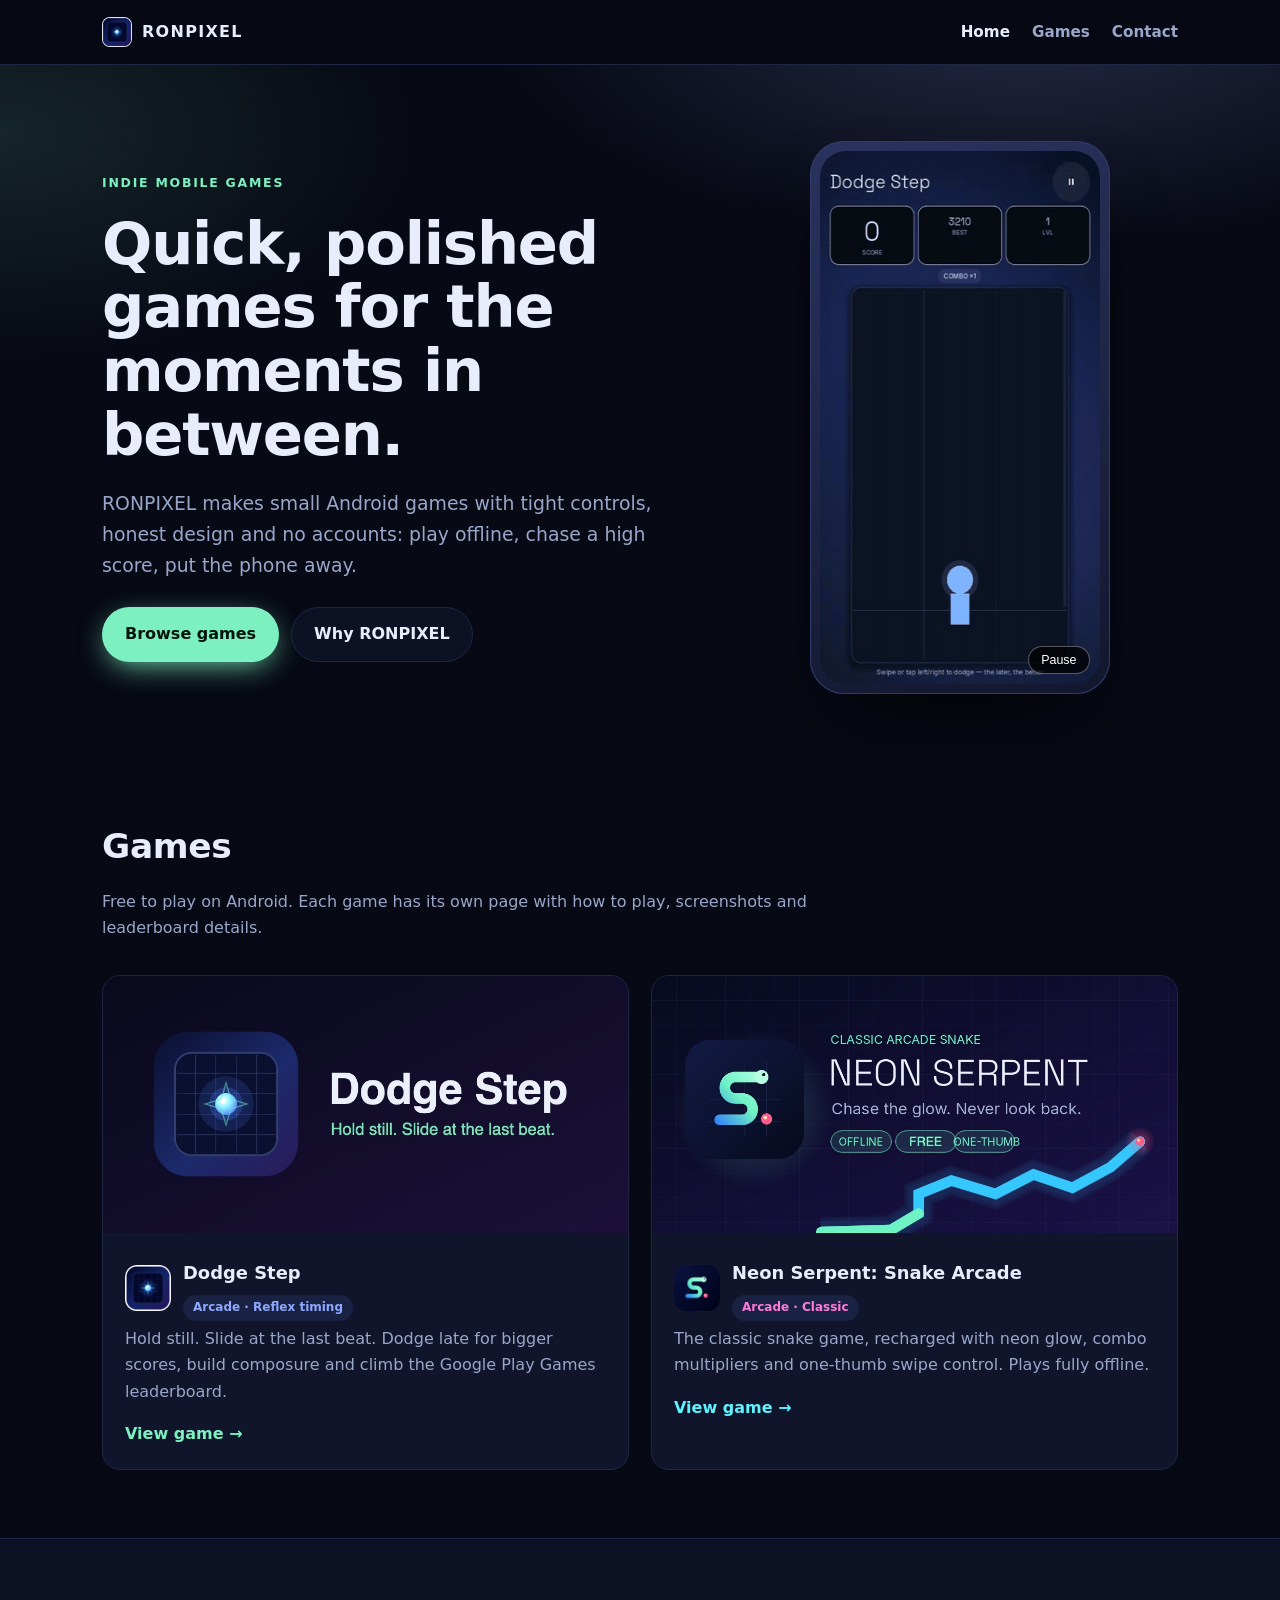
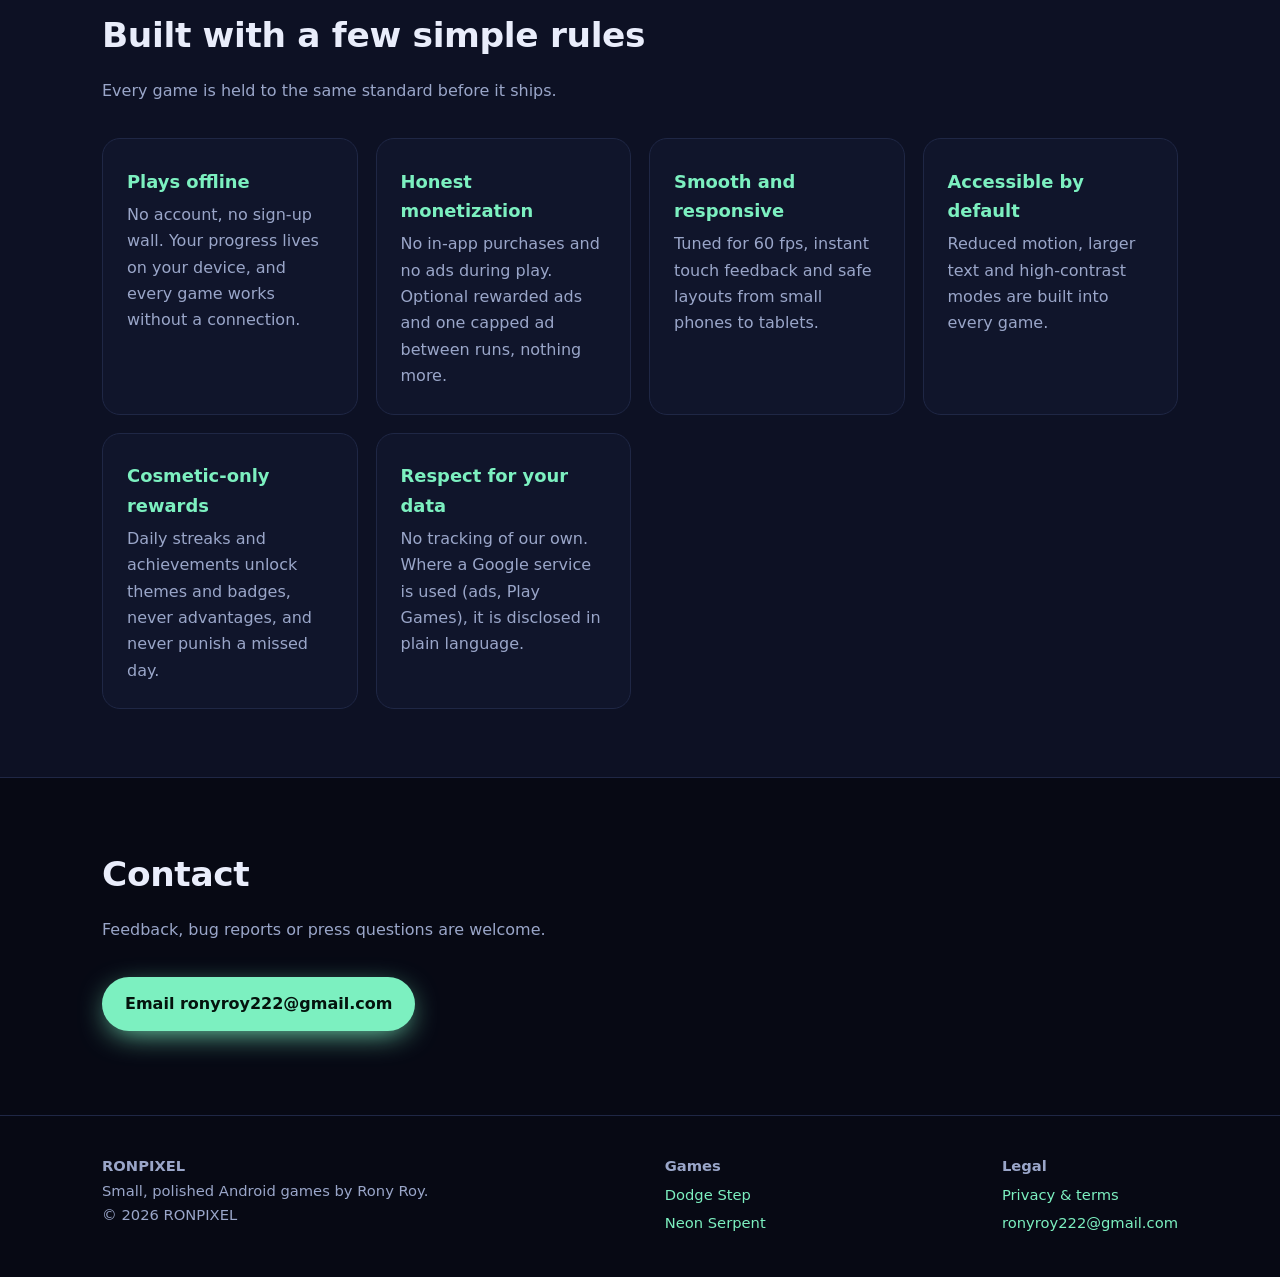
<file: index.html>
<!doctype html>
<html lang="en" class="">
<head>
<meta charset="utf-8">
<meta name="viewport" content="width=device-width,initial-scale=1">
<title>RONPIXEL | Indie Android games: Dodge Step &amp; Neon Serpent</title>
<meta name="description" content="RONPIXEL makes small, polished Android games that play offline: Dodge Step and Neon Serpent.">
<link rel="canonical" href="https://royrony.github.io/">
<meta name="theme-color" content="#070914">
<meta property="og:type" content="website">
<meta property="og:title" content="RONPIXEL | Indie Android games: Dodge Step &amp; Neon Serpent">
<meta property="og:description" content="RONPIXEL makes small, polished Android games that play offline: Dodge Step and Neon Serpent.">
<meta property="og:url" content="https://royrony.github.io/">
<meta property="og:image" content="https://royrony.github.io/img/dodge-step/feature.jpg">
<meta name="twitter:card" content="summary_large_image">
<link rel="icon" href="favicon.png">
<link rel="stylesheet" href="assets/site.css">
</head>
<body class="">
<a class="skip" href="#main">Skip to content</a>
<header class="nav"><div class="wrap">
<a class="brand" href="./"><img src="favicon.png" alt="" width="30" height="30">RONPIXEL</a>
<nav aria-label="Main"><ul><li><a href="./" aria-current=page>Home</a></li><li><a href="#games">Games</a></li><li><a href="#contact">Contact</a></li></ul></nav>
</div></header>
<main id="main">

<section class="hero"><div class="wrap grid">
<div>
<div class="eyebrow">Indie mobile games</div>
<h1>Quick, polished games for the moments in between.</h1>
<p class="lead">RONPIXEL makes small Android games with tight controls, honest design and no accounts: play offline, chase a high score, put the phone away.</p>
<div class="cta"><a class="btn primary" href="#games">Browse games</a><a class="btn ghost" href="#about">Why RONPIXEL</a></div>
</div>
<div><div class="phone"><img src="img/dodge-step/play.jpg" data-gif="img/dodge-step/gameplay.gif" data-still="img/dodge-step/play.jpg" alt="Dodge Step gameplay: a runner shifting between three lanes to avoid falling shapes" width="300" height="533"></div></div>
</div></section>

<section id="games"><div class="wrap">
<div class="sec-head"><h2>Games</h2><p>Free to play on Android. Each game has its own page with how to play, screenshots and leaderboard details.</p></div>
<div class="cards">
<a class="card game-card theme-dodge" href="games/dodge-step/">
<img class="cover" src="img/dodge-step/feature.jpg" alt="Dodge Step key art" width="1024" height="500">
<div class="body"><div class="row"><img src="img/dodge-step/icon-192.png" alt="" width="46" height="46"><div><h3>Dodge Step</h3><span class="pill">Arcade &middot; Reflex timing</span></div></div>
<p>Hold still. Slide at the last beat. Dodge late for bigger scores, build composure and climb the Google Play Games leaderboard.</p><span class="more">View game &rarr;</span></div></a>
<a class="card game-card theme-snake" href="games/neon-serpent/">
<img class="cover" src="img/neon-serpent/feature.jpg" alt="Neon Serpent key art" width="1024" height="500">
<div class="body"><div class="row"><img src="img/neon-serpent/icon-192.png" alt="" width="46" height="46"><div><h3>Neon Serpent: Snake Arcade</h3><span class="pill">Arcade &middot; Classic</span></div></div>
<p>The classic snake game, recharged with neon glow, combo multipliers and one-thumb swipe control. Plays fully offline.</p><span class="more">View game &rarr;</span></div></a>
</div></div></section>

<section id="about" class="alt"><div class="wrap">
<div class="sec-head"><h2>Built with a few simple rules</h2><p>Every game is held to the same standard before it ships.</p></div>
<div class="feat"><div class="card"><h3>Plays offline</h3><p>No account, no sign-up wall. Your progress lives on your device, and every game works without a connection.</p></div><div class="card"><h3>Honest monetization</h3><p>No in-app purchases and no ads during play. Optional rewarded ads and one capped ad between runs, nothing more.</p></div><div class="card"><h3>Smooth and responsive</h3><p>Tuned for 60 fps, instant touch feedback and safe layouts from small phones to tablets.</p></div><div class="card"><h3>Accessible by default</h3><p>Reduced motion, larger text and high-contrast modes are built into every game.</p></div><div class="card"><h3>Cosmetic-only rewards</h3><p>Daily streaks and achievements unlock themes and badges, never advantages, and never punish a missed day.</p></div><div class="card"><h3>Respect for your data</h3><p>No tracking of our own. Where a Google service is used (ads, Play Games), it is disclosed in plain language.</p></div></div>
</div></section>

<section id="contact"><div class="wrap">
<div class="sec-head"><h2>Contact</h2><p>Feedback, bug reports or press questions are welcome.</p></div>
<p><a class="btn primary" href="mailto:ronyroy222@gmail.com">Email ronyroy222@gmail.com</a></p>
</div></section>

</main>
<footer><div class="wrap">
<div><strong>RONPIXEL</strong><br>Small, polished Android games by Rony Roy.<br>&copy; 2026 RONPIXEL</div>
<div><strong>Games</strong><ul>
<li><a href="games/dodge-step/">Dodge Step</a></li>
<li><a href="games/neon-serpent/">Neon Serpent</a></li></ul></div>
<div><strong>Legal</strong><ul>
<li><a href="privacy/">Privacy &amp; terms</a></li>
<li><a href="mailto:ronyroy222@gmail.com">ronyroy222@gmail.com</a></li></ul></div>
</div></footer>
<script src="assets/site.js" defer></script>
</body>
</html>
</file>
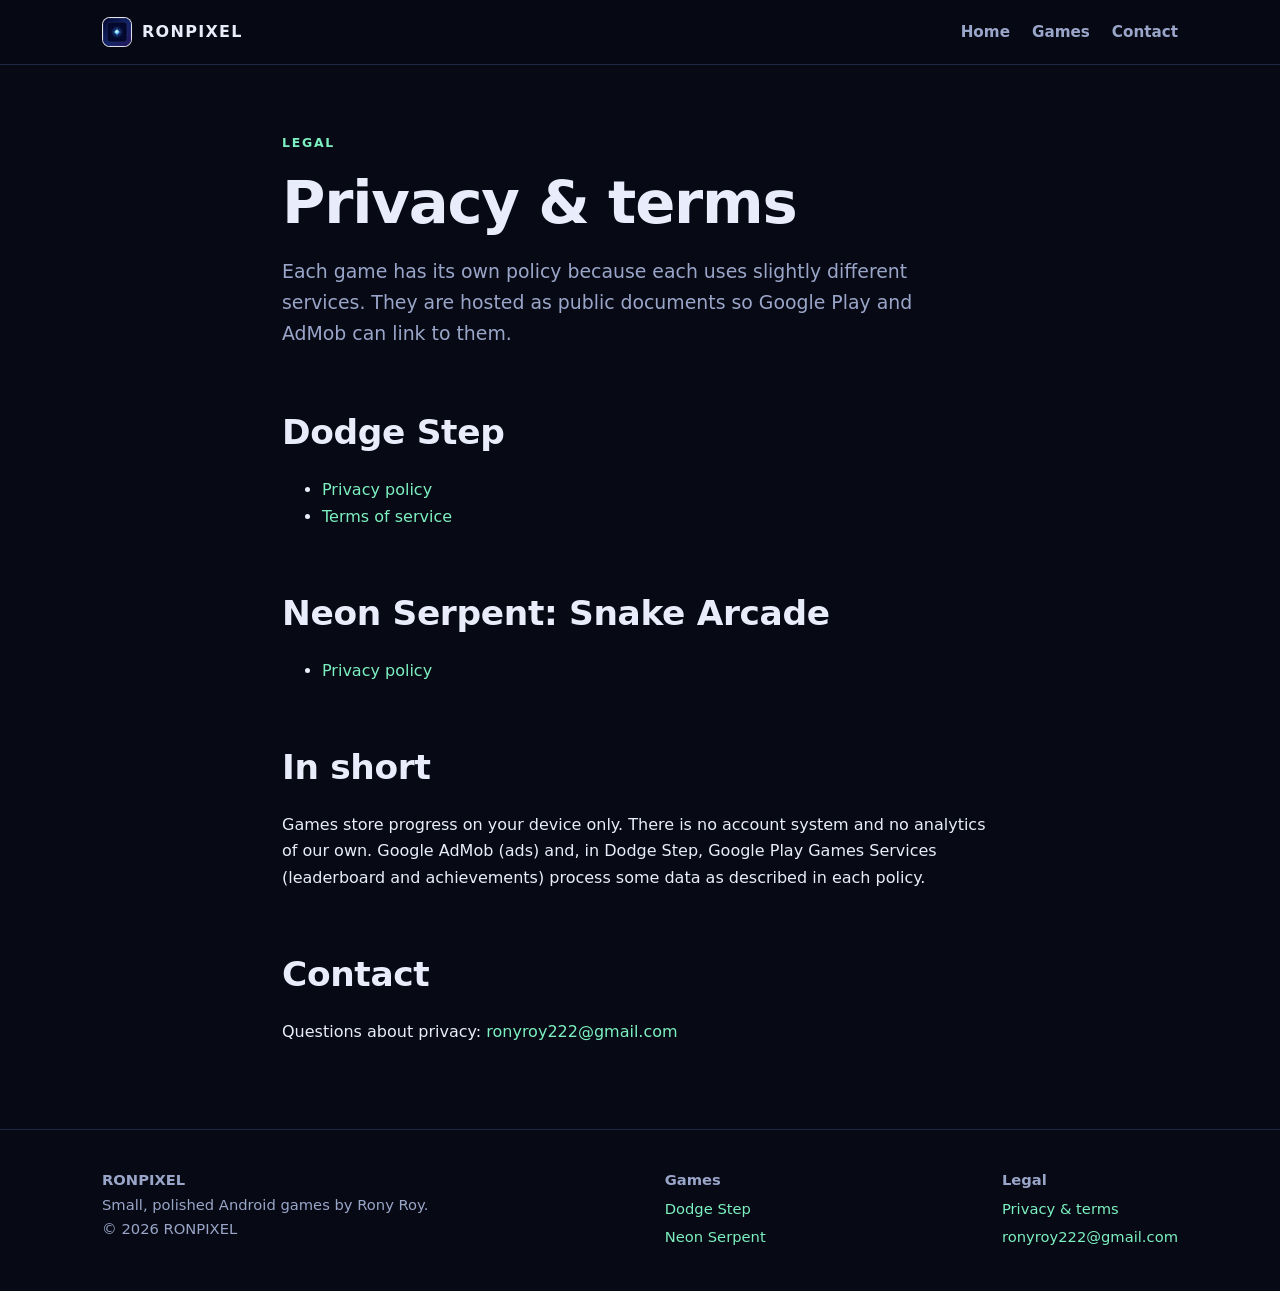
<file: privacy/index.html>
<!doctype html>
<html lang="en" class="">
<head>
<meta charset="utf-8">
<meta name="viewport" content="width=device-width,initial-scale=1">
<title>Privacy &amp; terms | RONPIXEL</title>
<meta name="description" content="Privacy policies and terms of service for RONPIXEL games.">
<link rel="canonical" href="https://royrony.github.io/privacy/">
<meta name="theme-color" content="#070914">
<meta property="og:type" content="website">
<meta property="og:title" content="Privacy &amp; terms | RONPIXEL">
<meta property="og:description" content="Privacy policies and terms of service for RONPIXEL games.">
<meta property="og:url" content="https://royrony.github.io/privacy/">
<meta property="og:image" content="https://royrony.github.io/img/dodge-step/feature.jpg">
<meta name="twitter:card" content="summary_large_image">
<link rel="icon" href="../favicon.png">
<link rel="stylesheet" href="../assets/site.css">
</head>
<body class="">
<a class="skip" href="#main">Skip to content</a>
<header class="nav"><div class="wrap">
<a class="brand" href="../"><img src="../favicon.png" alt="" width="30" height="30">RONPIXEL</a>
<nav aria-label="Main"><ul><li><a href="../">Home</a></li><li><a href="../#games">Games</a></li><li><a href="../#contact">Contact</a></li></ul></nav>
</div></header>
<main id="main">

<section><div class="wrap legal">
<div class="eyebrow">Legal</div><h1>Privacy &amp; terms</h1>
<p class="lead">Each game has its own policy because each uses slightly different services. They are hosted as public documents so Google Play and AdMob can link to them.</p>
<h2>Dodge Step</h2>
<ul><li><a href="https://gist.github.com/royrony/a17f5e1193a2aaa230402e698faaf6c3">Privacy policy</a></li><li><a href="https://gist.github.com/royrony/2836848ec00fa641fb1f0e1177c64e61">Terms of service</a></li></ul>
<h2>Neon Serpent: Snake Arcade</h2>
<ul><li><a href="https://gist.github.com/royrony/682a7b3c91e2a9a50386f36f3d824446">Privacy policy</a></li></ul>
<h2>In short</h2>
<p>Games store progress on your device only. There is no account system and no analytics of our own. Google AdMob (ads) and, in Dodge Step, Google Play Games Services (leaderboard and achievements) process some data as described in each policy.</p>
<h2>Contact</h2>
<p>Questions about privacy: <a href="mailto:ronyroy222@gmail.com">ronyroy222@gmail.com</a></p>
</div></section>

</main>
<footer><div class="wrap">
<div><strong>RONPIXEL</strong><br>Small, polished Android games by Rony Roy.<br>&copy; 2026 RONPIXEL</div>
<div><strong>Games</strong><ul>
<li><a href="../games/dodge-step/">Dodge Step</a></li>
<li><a href="../games/neon-serpent/">Neon Serpent</a></li></ul></div>
<div><strong>Legal</strong><ul>
<li><a href="../privacy/">Privacy &amp; terms</a></li>
<li><a href="mailto:ronyroy222@gmail.com">ronyroy222@gmail.com</a></li></ul></div>
</div></footer>
<script src="../assets/site.js" defer></script>
</body>
</html>
</file>
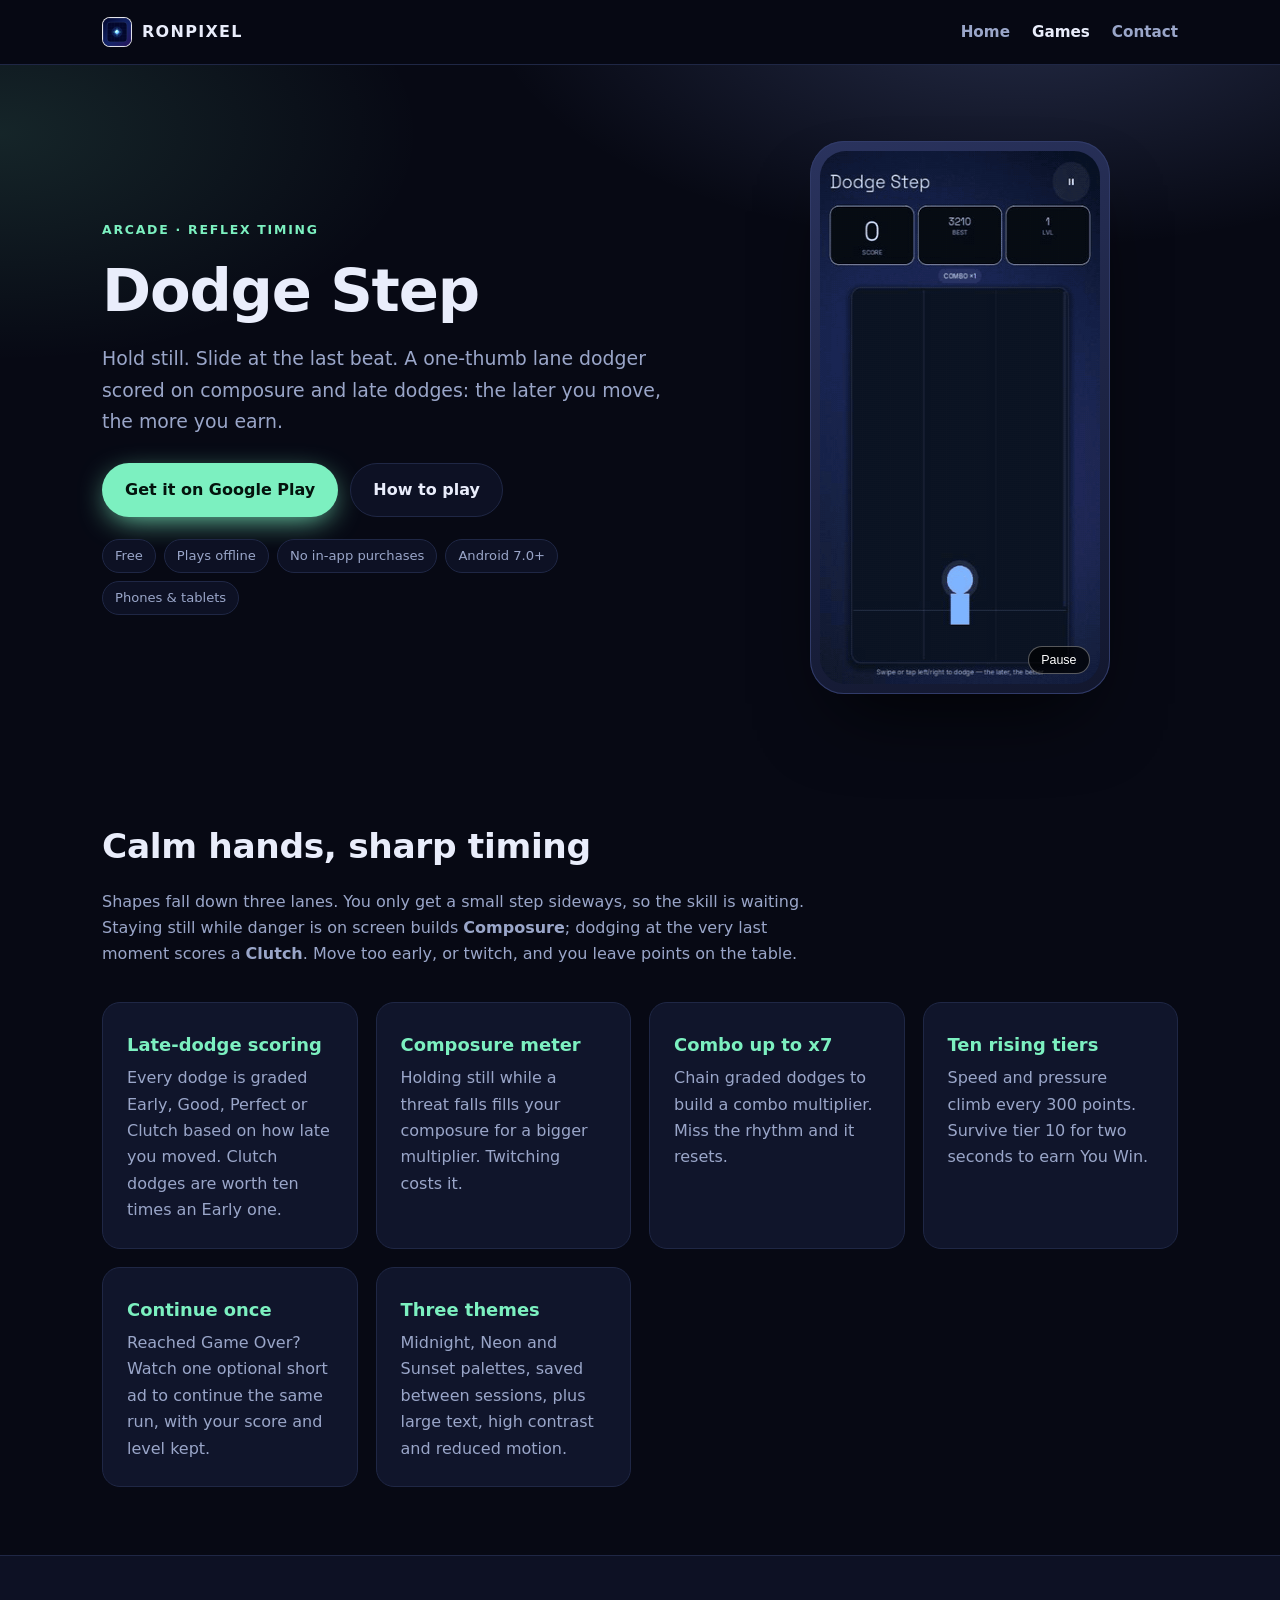
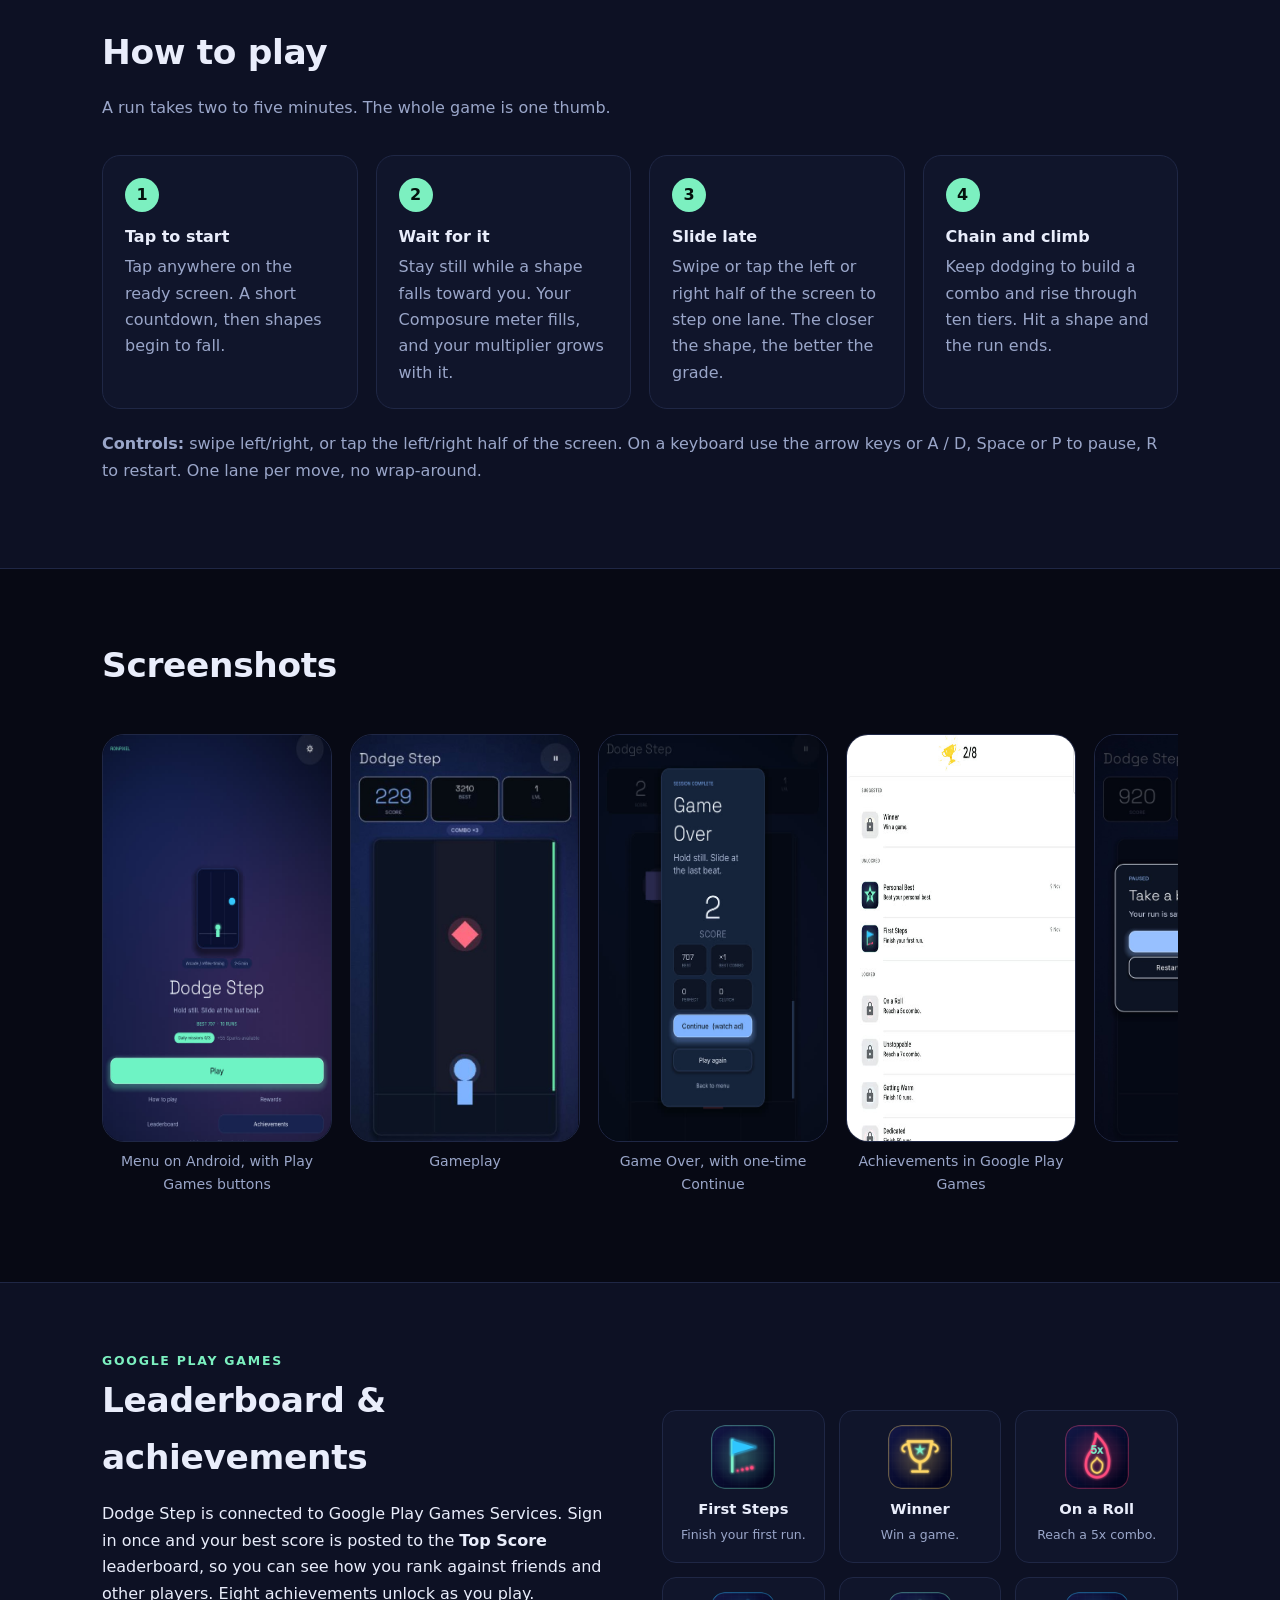
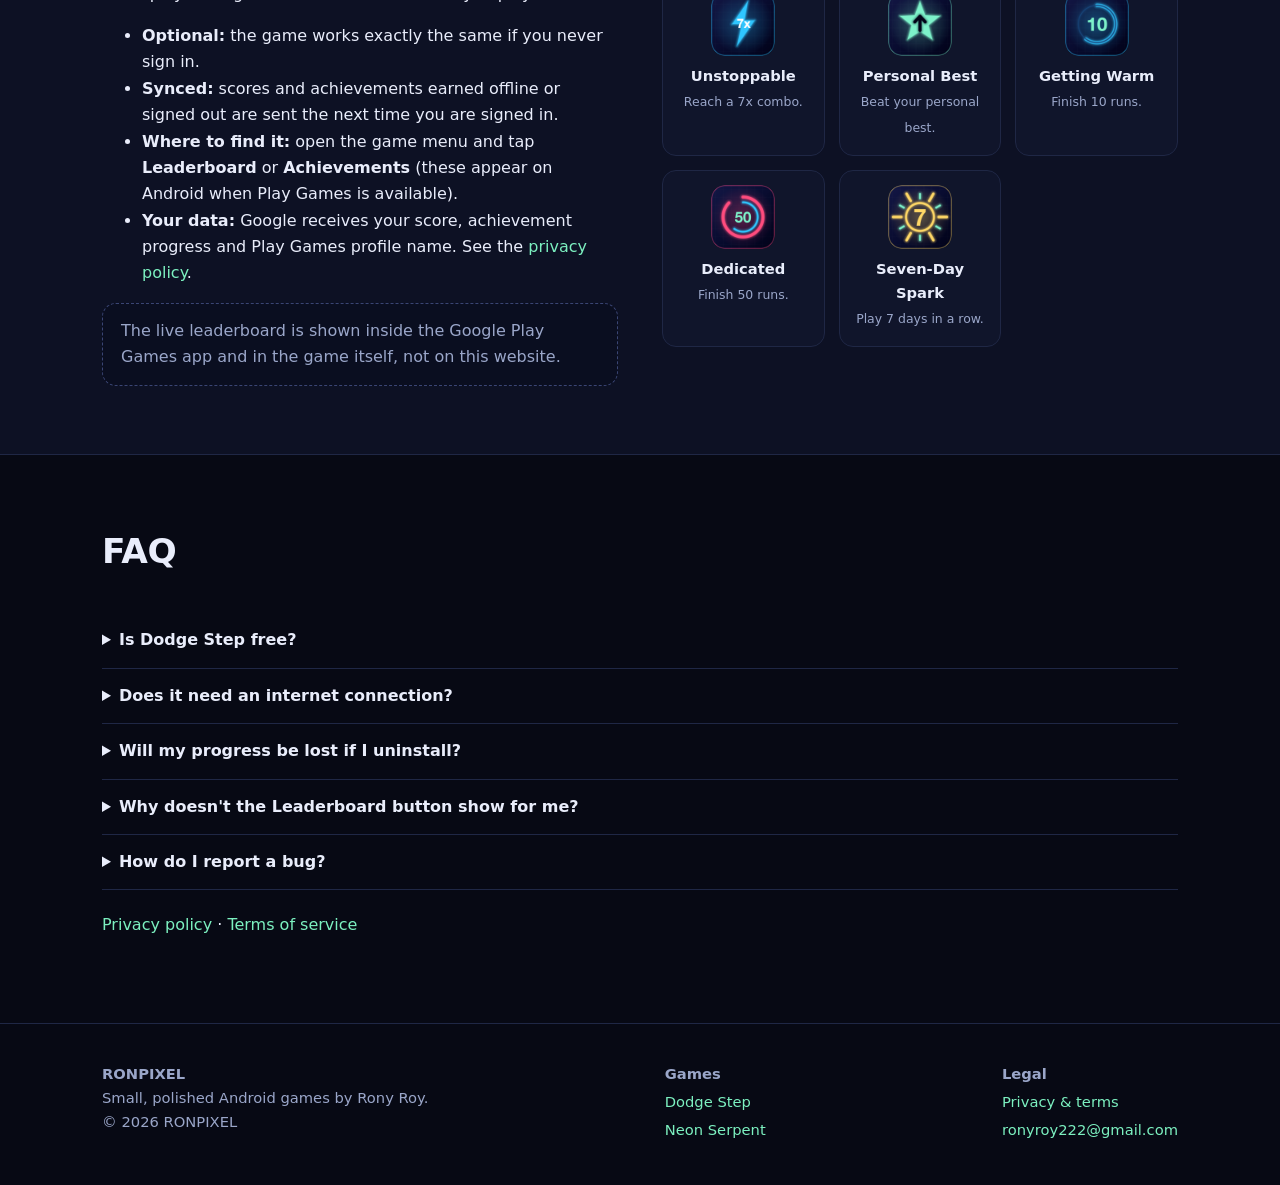
<file: games/dodge-step/index.html>
<!doctype html>
<html lang="en" class="theme-dodge">
<head>
<meta charset="utf-8">
<meta name="viewport" content="width=device-width,initial-scale=1">
<title>Dodge Step: a late-dodge arcade game for Android | RONPIXEL</title>
<meta name="description" content="Dodge Step is a one-thumb lane dodger for Android. Hold still, slide at the last beat, climb the Google Play Games leaderboard. Free, offline, no in-app purchases.">
<link rel="canonical" href="https://royrony.github.io/games/dodge-step/">
<meta name="theme-color" content="#070914">
<meta property="og:type" content="website">
<meta property="og:title" content="Dodge Step: a late-dodge arcade game for Android | RONPIXEL">
<meta property="og:description" content="Dodge Step is a one-thumb lane dodger for Android. Hold still, slide at the last beat, climb the Google Play Games leaderboard. Free, offline, no in-app purchases.">
<meta property="og:url" content="https://royrony.github.io/games/dodge-step/">
<meta property="og:image" content="https://royrony.github.io/img/dodge-step/feature.jpg">
<meta name="twitter:card" content="summary_large_image">
<link rel="icon" href="../../favicon.png">
<link rel="stylesheet" href="../../assets/site.css">
</head>
<body class="theme-dodge">
<a class="skip" href="#main">Skip to content</a>
<header class="nav"><div class="wrap">
<a class="brand" href="../../"><img src="../../favicon.png" alt="" width="30" height="30">RONPIXEL</a>
<nav aria-label="Main"><ul><li><a href="../../">Home</a></li><li><a href="../../#games" aria-current=page>Games</a></li><li><a href="../../#contact">Contact</a></li></ul></nav>
</div></header>
<main id="main">

<section class="hero"><div class="wrap grid">
<div>
<div class="eyebrow">Arcade &middot; Reflex timing</div>
<h1>Dodge Step</h1>
<p class="lead">Hold still. Slide at the last beat. A one-thumb lane dodger scored on composure and late dodges: the later you move, the more you earn.</p>
<div class="cta"><a class="btn primary" href="https://play.google.com/store/apps/details?id=com.ronyroy.dodgestep">Get it on Google Play</a><a class="btn ghost" href="#how">How to play</a></div>
<div class="meta"><span class="chip">Free</span><span class="chip">Plays offline</span><span class="chip">No in-app purchases</span><span class="chip">Android 7.0+</span><span class="chip">Phones &amp; tablets</span></div>
</div>
<div><div class="phone"><img src="../../img/dodge-step/play.jpg" data-gif="../../img/dodge-step/gameplay.gif" data-still="../../img/dodge-step/play.jpg" alt="Dodge Step gameplay: the avatar sidesteps falling shapes across three lanes while the score and combo climb" width="300" height="533"></div></div>
</div></section>

<section id="about"><div class="wrap">
<div class="sec-head"><h2>Calm hands, sharp timing</h2>
<p>Shapes fall down three lanes. You only get a small step sideways, so the skill is waiting. Staying still while danger is on screen builds <b>Composure</b>; dodging at the very last moment scores a <b>Clutch</b>. Move too early, or twitch, and you leave points on the table.</p></div>
<div class="feat"><div class="card"><h3>Late-dodge scoring</h3><p>Every dodge is graded Early, Good, Perfect or Clutch based on how late you moved. Clutch dodges are worth ten times an Early one.</p></div><div class="card"><h3>Composure meter</h3><p>Holding still while a threat falls fills your composure for a bigger multiplier. Twitching costs it.</p></div><div class="card"><h3>Combo up to x7</h3><p>Chain graded dodges to build a combo multiplier. Miss the rhythm and it resets.</p></div><div class="card"><h3>Ten rising tiers</h3><p>Speed and pressure climb every 300 points. Survive tier 10 for two seconds to earn You Win.</p></div><div class="card"><h3>Continue once</h3><p>Reached Game Over? Watch one optional short ad to continue the same run, with your score and level kept.</p></div><div class="card"><h3>Three themes</h3><p>Midnight, Neon and Sunset palettes, saved between sessions, plus large text, high contrast and reduced motion.</p></div></div>
</div></section>

<section id="how" class="alt"><div class="wrap">
<div class="sec-head"><h2>How to play</h2><p>A run takes two to five minutes. The whole game is one thumb.</p></div>
<ol class="steps"><li><b>Tap to start</b><span>Tap anywhere on the ready screen. A short countdown, then shapes begin to fall.</span></li><li><b>Wait for it</b><span>Stay still while a shape falls toward you. Your Composure meter fills, and your multiplier grows with it.</span></li><li><b>Slide late</b><span>Swipe or tap the left or right half of the screen to step one lane. The closer the shape, the better the grade.</span></li><li><b>Chain and climb</b><span>Keep dodging to build a combo and rise through ten tiers. Hit a shape and the run ends.</span></li></ol>
<p style="margin-top:22px;color:var(--mut)"><b>Controls:</b> swipe left/right, or tap the left/right half of the screen. On a keyboard use the arrow keys or A / D, Space or P to pause, R to restart. One lane per move, no wrap-around.</p>
</div></section>

<section id="screens"><div class="wrap">
<div class="sec-head"><h2>Screenshots</h2></div>
<div class="gallery" role="list" aria-label="Screenshots"><figure><img src="../../img/dodge-step/menu-device.jpg" alt="Dodge Step main menu on an Android tablet with Leaderboard and Achievements buttons" loading="lazy" width="230" height="408"><figcaption>Menu on Android, with Play Games buttons</figcaption></figure><figure><img src="../../img/dodge-step/play.jpg" alt="Gameplay with score, level and combo on screen" loading="lazy" width="230" height="408"><figcaption>Gameplay</figcaption></figure><figure><img src="../../img/dodge-step/gameover-device.jpg" alt="Game Over card on a real device with a one-time Continue option" loading="lazy" width="230" height="408"><figcaption>Game Over, with one-time Continue</figcaption></figure><figure><img src="../../img/dodge-step/achievements-device.jpg" alt="Google Play Games achievements list showing two of eight unlocked" loading="lazy" width="230" height="408"><figcaption>Achievements in Google Play Games</figcaption></figure><figure><img src="../../img/dodge-step/paused.jpg" alt="Pause overlay with resume, settings and quit options" loading="lazy" width="230" height="408"><figcaption>Pause</figcaption></figure><figure><img src="../../img/dodge-step/results.jpg" alt="Results card with score, best, combo and grade counts" loading="lazy" width="230" height="408"><figcaption>Results</figcaption></figure></div>
</div></section>

<section id="leaderboards" class="alt"><div class="wrap"><div class="split">
<div>
<div class="eyebrow">Google Play Games</div>
<h2>Leaderboard &amp; achievements</h2>
<p>Dodge Step is connected to Google Play Games Services. Sign in once and your best score is posted to the <b>Top Score</b> leaderboard, so you can see how you rank against friends and other players. Eight achievements unlock as you play.</p>
<ul>
<li><b>Optional:</b> the game works exactly the same if you never sign in.</li>
<li><b>Synced:</b> scores and achievements earned offline or signed out are sent the next time you are signed in.</li>
<li><b>Where to find it:</b> open the game menu and tap <b>Leaderboard</b> or <b>Achievements</b> (these appear on Android when Play Games is available).</li>
<li><b>Your data:</b> Google receives your score, achievement progress and Play Games profile name. See the <a href="https://gist.github.com/royrony/a17f5e1193a2aaa230402e698faaf6c3">privacy policy</a>.</li>
</ul>
<div class="note">The live leaderboard is shown inside the Google Play Games app and in the game itself, not on this website.</div>
</div>
<div><div class="ach"><div class="a"><img src="../../img/ach/first_run.png" alt="" width="64" height="64" loading="lazy"><b>First Steps</b><span>Finish your first run.</span></div><div class="a"><img src="../../img/ach/first_win.png" alt="" width="64" height="64" loading="lazy"><b>Winner</b><span>Win a game.</span></div><div class="a"><img src="../../img/ach/combo_5.png" alt="" width="64" height="64" loading="lazy"><b>On a Roll</b><span>Reach a 5x combo.</span></div><div class="a"><img src="../../img/ach/combo_7.png" alt="" width="64" height="64" loading="lazy"><b>Unstoppable</b><span>Reach a 7x combo.</span></div><div class="a"><img src="../../img/ach/pb_first.png" alt="" width="64" height="64" loading="lazy"><b>Personal Best</b><span>Beat your personal best.</span></div><div class="a"><img src="../../img/ach/runs_10.png" alt="" width="64" height="64" loading="lazy"><b>Getting Warm</b><span>Finish 10 runs.</span></div><div class="a"><img src="../../img/ach/runs_50.png" alt="" width="64" height="64" loading="lazy"><b>Dedicated</b><span>Finish 50 runs.</span></div><div class="a"><img src="../../img/ach/streak_7.png" alt="" width="64" height="64" loading="lazy"><b>Seven-Day Spark</b><span>Play 7 days in a row.</span></div></div></div>
</div></div></section>

<section id="faq"><div class="wrap">
<div class="sec-head"><h2>FAQ</h2></div>
<div class="faq"><details><summary>Is Dodge Step free?</summary><p>Yes. There are no in-app purchases. The game shows optional rewarded ads (for the one-time Continue) and a single capped ad between runs, never during play.</p></details><details><summary>Does it need an internet connection?</summary><p>No. The game plays fully offline. Internet is only used for ads and, if you choose to sign in, Google Play Games.</p></details><details><summary>Will my progress be lost if I uninstall?</summary><p>Progress, best score and settings are stored on your device and are removed when you uninstall. Play Games leaderboard scores and achievements stay with your Google account.</p></details><details><summary>Why doesn't the Leaderboard button show for me?</summary><p>The Leaderboard and Achievements buttons appear on Android devices where Google Play Games is available. Make sure Google Play Games is installed and you are signed in.</p></details><details><summary>How do I report a bug?</summary><p>Email <a href="mailto:ronyroy222@gmail.com">ronyroy222@gmail.com</a> with your device model and what happened.</p></details></div>
<p style="margin-top:22px"><a href="https://gist.github.com/royrony/a17f5e1193a2aaa230402e698faaf6c3">Privacy policy</a> &middot; <a href="https://gist.github.com/royrony/2836848ec00fa641fb1f0e1177c64e61">Terms of service</a></p>
</div></section>

</main>
<footer><div class="wrap">
<div><strong>RONPIXEL</strong><br>Small, polished Android games by Rony Roy.<br>&copy; 2026 RONPIXEL</div>
<div><strong>Games</strong><ul>
<li><a href="../../games/dodge-step/">Dodge Step</a></li>
<li><a href="../../games/neon-serpent/">Neon Serpent</a></li></ul></div>
<div><strong>Legal</strong><ul>
<li><a href="../../privacy/">Privacy &amp; terms</a></li>
<li><a href="mailto:ronyroy222@gmail.com">ronyroy222@gmail.com</a></li></ul></div>
</div></footer>
<script src="../../assets/site.js" defer></script>
</body>
</html>
</file>
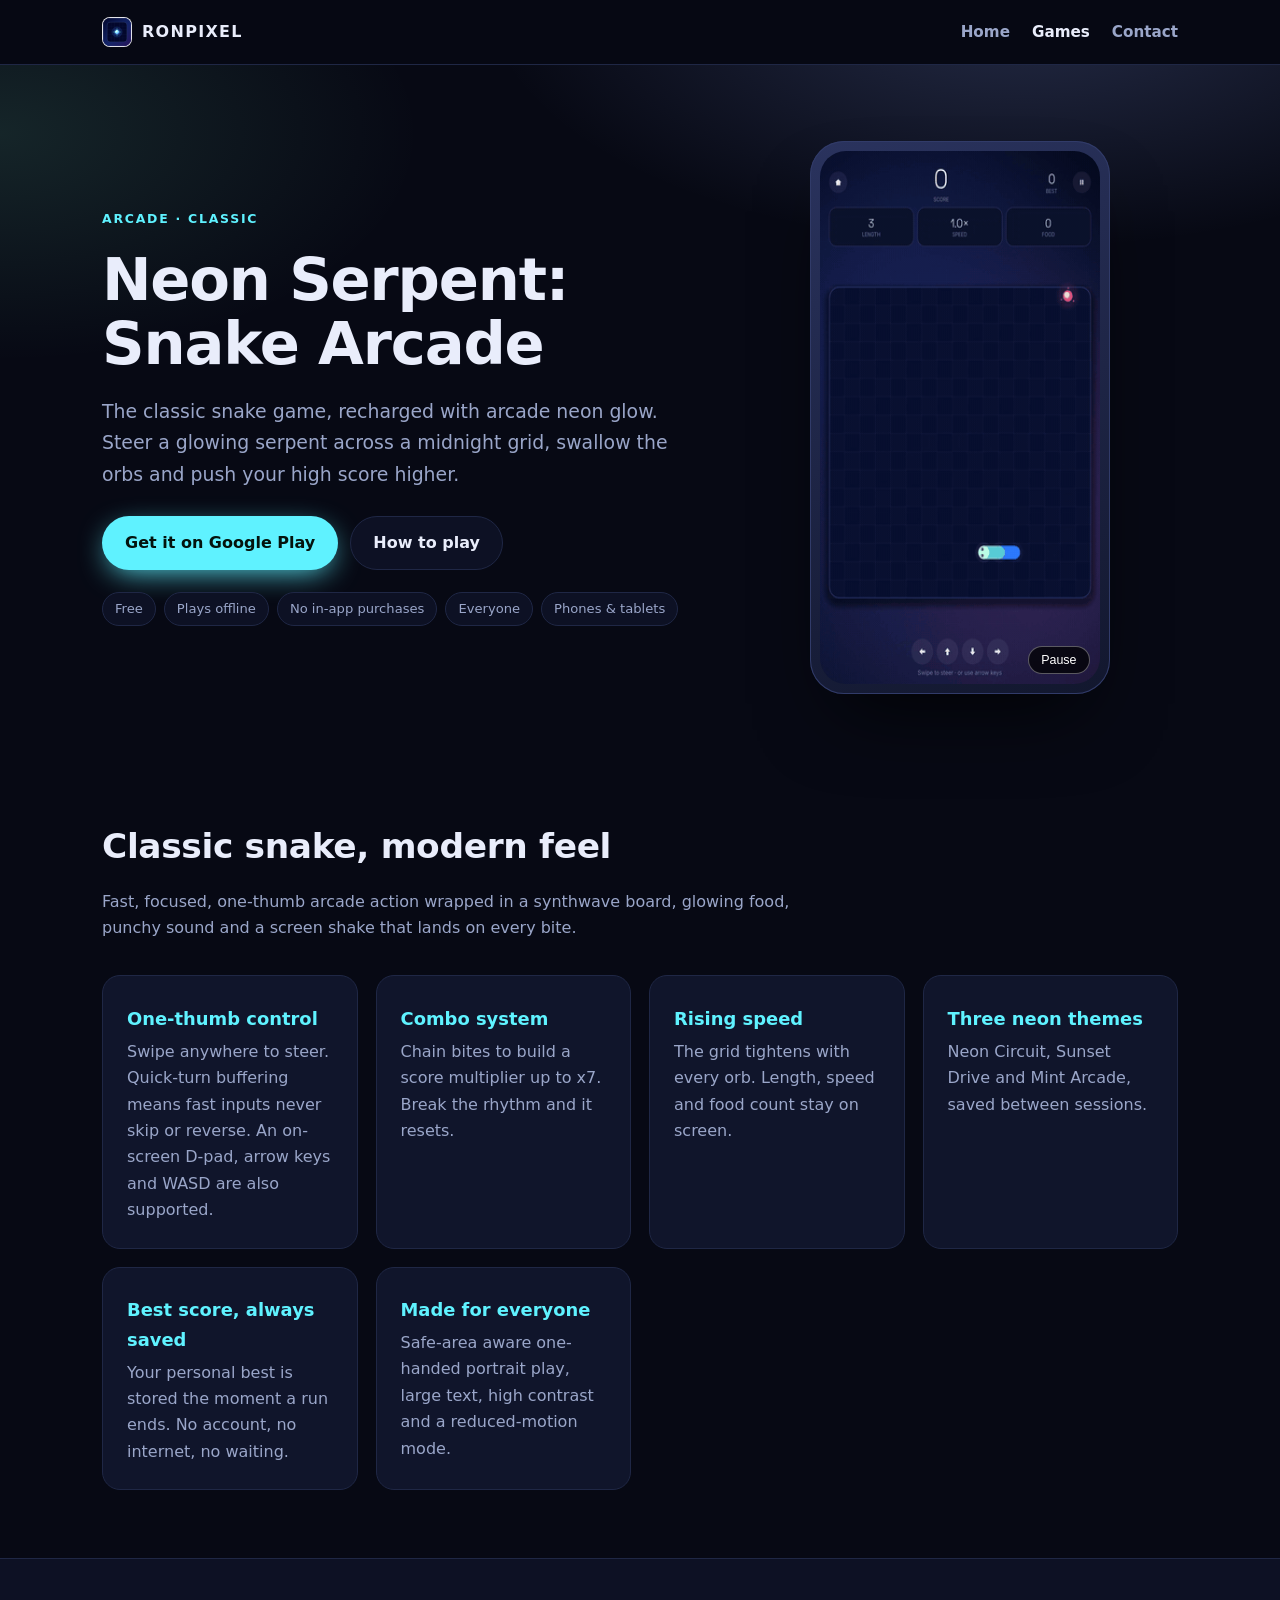
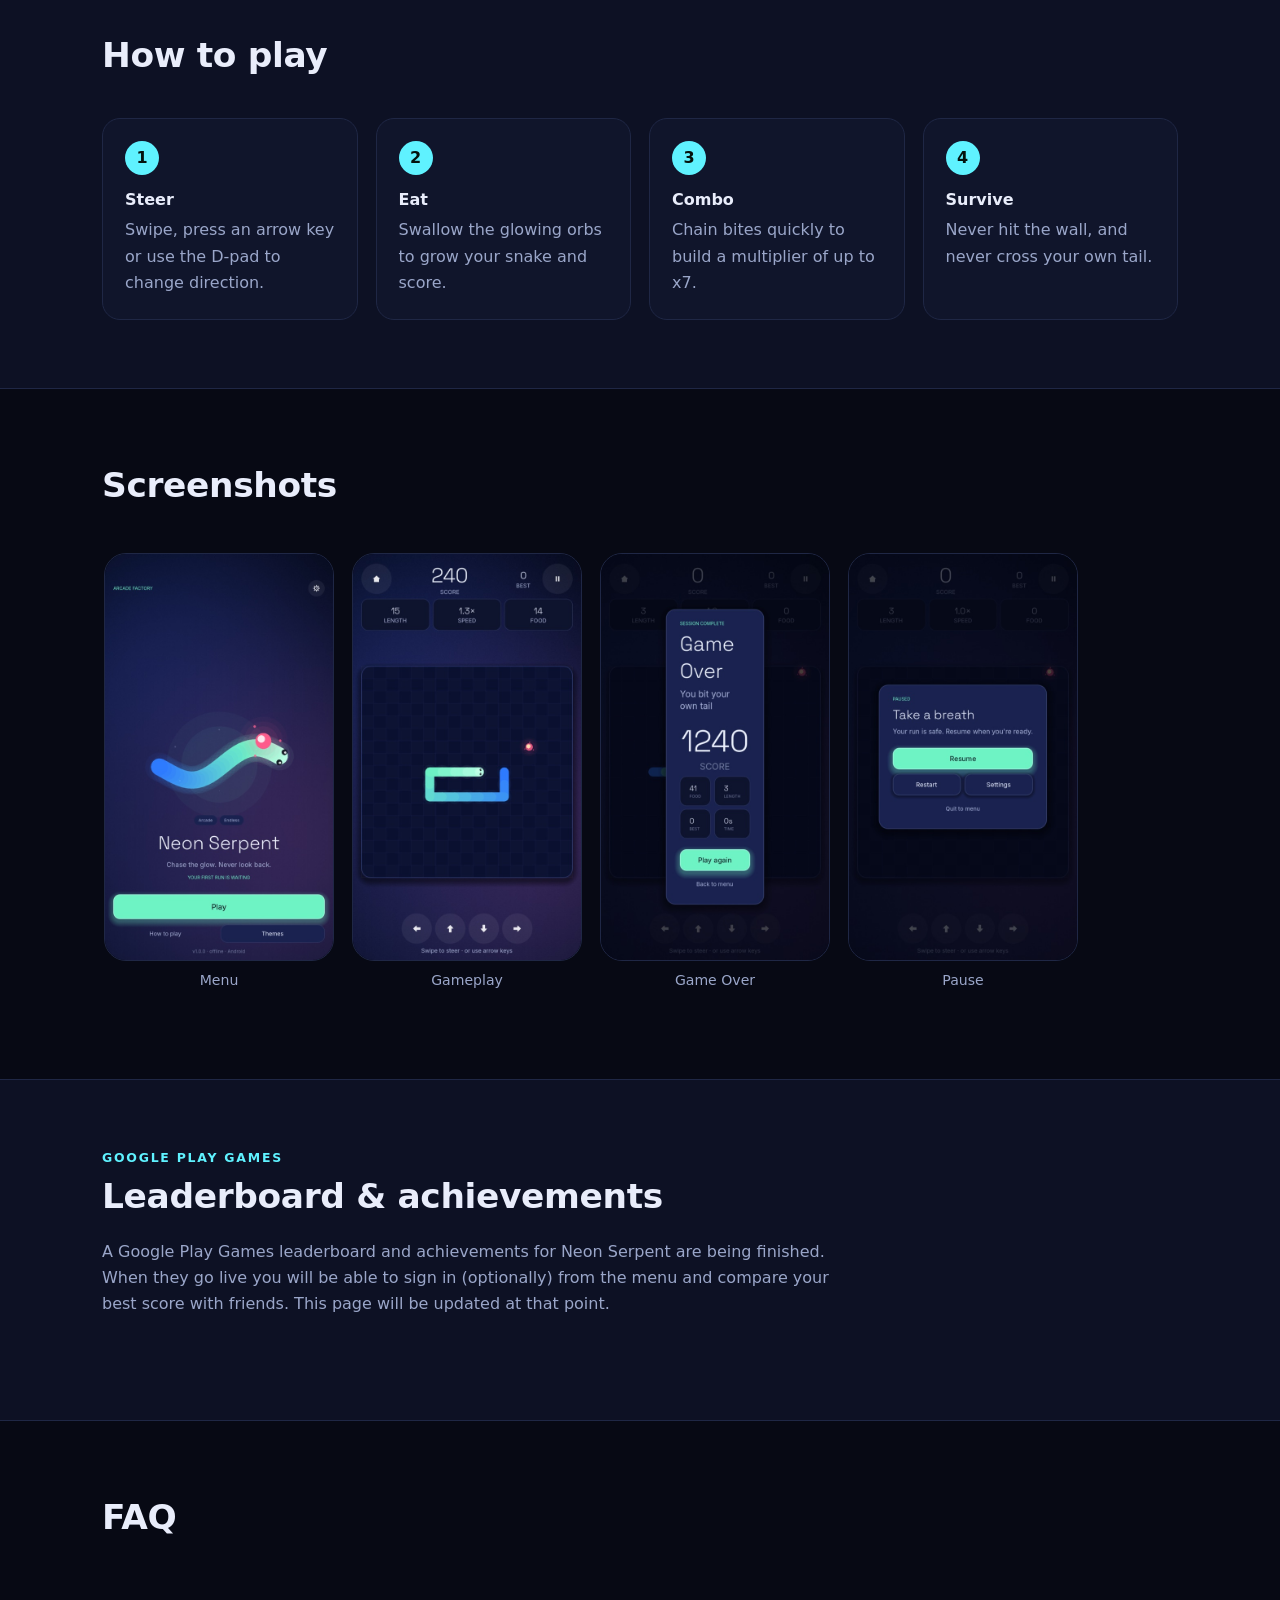
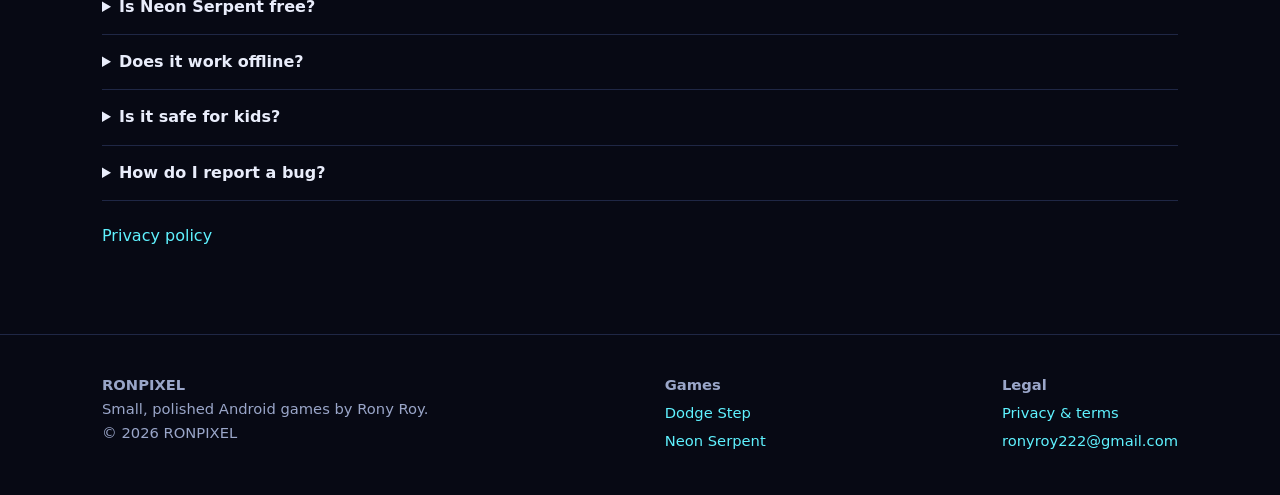
<file: games/neon-serpent/index.html>
<!doctype html>
<html lang="en" class="theme-snake">
<head>
<meta charset="utf-8">
<meta name="viewport" content="width=device-width,initial-scale=1">
<title>Neon Serpent: Snake Arcade | Classic snake game for Android | RONPIXEL</title>
<meta name="description" content="Neon Serpent is the classic snake game with neon glow, combo multipliers and one-thumb swipe control. Free, offline, no in-app purchases.">
<link rel="canonical" href="https://royrony.github.io/games/neon-serpent/">
<meta name="theme-color" content="#070914">
<meta property="og:type" content="website">
<meta property="og:title" content="Neon Serpent: Snake Arcade | Classic snake game for Android | RONPIXEL">
<meta property="og:description" content="Neon Serpent is the classic snake game with neon glow, combo multipliers and one-thumb swipe control. Free, offline, no in-app purchases.">
<meta property="og:url" content="https://royrony.github.io/games/neon-serpent/">
<meta property="og:image" content="https://royrony.github.io/img/neon-serpent/feature.jpg">
<meta name="twitter:card" content="summary_large_image">
<link rel="icon" href="../../favicon.png">
<link rel="stylesheet" href="../../assets/site.css">
</head>
<body class="theme-snake">
<a class="skip" href="#main">Skip to content</a>
<header class="nav"><div class="wrap">
<a class="brand" href="../../"><img src="../../favicon.png" alt="" width="30" height="30">RONPIXEL</a>
<nav aria-label="Main"><ul><li><a href="../../">Home</a></li><li><a href="../../#games" aria-current=page>Games</a></li><li><a href="../../#contact">Contact</a></li></ul></nav>
</div></header>
<main id="main">

<section class="hero"><div class="wrap grid">
<div>
<div class="eyebrow">Arcade &middot; Classic</div>
<h1>Neon Serpent: Snake Arcade</h1>
<p class="lead">The classic snake game, recharged with arcade neon glow. Steer a glowing serpent across a midnight grid, swallow the orbs and push your high score higher.</p>
<div class="cta"><a class="btn primary" href="https://play.google.com/store/apps/details?id=com.ronyroy.neonserpent">Get it on Google Play</a><a class="btn ghost" href="#how">How to play</a></div>
<div class="meta"><span class="chip">Free</span><span class="chip">Plays offline</span><span class="chip">No in-app purchases</span><span class="chip">Everyone</span><span class="chip">Phones &amp; tablets</span></div>
</div>
<div><div class="phone"><img src="../../img/neon-serpent/play.jpg" data-gif="../../img/neon-serpent/gameplay.gif" data-still="../../img/neon-serpent/play.jpg" alt="Neon Serpent gameplay: a glowing snake collecting orbs on a dark grid" width="300" height="533"></div></div>
</div></section>

<section id="about"><div class="wrap">
<div class="sec-head"><h2>Classic snake, modern feel</h2>
<p>Fast, focused, one-thumb arcade action wrapped in a synthwave board, glowing food, punchy sound and a screen shake that lands on every bite.</p></div>
<div class="feat"><div class="card"><h3>One-thumb control</h3><p>Swipe anywhere to steer. Quick-turn buffering means fast inputs never skip or reverse. An on-screen D-pad, arrow keys and WASD are also supported.</p></div><div class="card"><h3>Combo system</h3><p>Chain bites to build a score multiplier up to x7. Break the rhythm and it resets.</p></div><div class="card"><h3>Rising speed</h3><p>The grid tightens with every orb. Length, speed and food count stay on screen.</p></div><div class="card"><h3>Three neon themes</h3><p>Neon Circuit, Sunset Drive and Mint Arcade, saved between sessions.</p></div><div class="card"><h3>Best score, always saved</h3><p>Your personal best is stored the moment a run ends. No account, no internet, no waiting.</p></div><div class="card"><h3>Made for everyone</h3><p>Safe-area aware one-handed portrait play, large text, high contrast and a reduced-motion mode.</p></div></div>
</div></section>

<section id="how" class="alt"><div class="wrap">
<div class="sec-head"><h2>How to play</h2></div>
<ol class="steps"><li><b>Steer</b><span>Swipe, press an arrow key or use the D-pad to change direction.</span></li><li><b>Eat</b><span>Swallow the glowing orbs to grow your snake and score.</span></li><li><b>Combo</b><span>Chain bites quickly to build a multiplier of up to x7.</span></li><li><b>Survive</b><span>Never hit the wall, and never cross your own tail.</span></li></ol>
</div></section>

<section id="screens"><div class="wrap">
<div class="sec-head"><h2>Screenshots</h2></div>
<div class="gallery" role="list" aria-label="Screenshots"><figure><img src="../../img/neon-serpent/menu.jpg" alt="Neon Serpent main menu" loading="lazy" width="230" height="408"><figcaption>Menu</figcaption></figure><figure><img src="../../img/neon-serpent/play.jpg" alt="Gameplay with the snake, orbs and combo display" loading="lazy" width="230" height="408"><figcaption>Gameplay</figcaption></figure><figure><img src="../../img/neon-serpent/game-over.jpg" alt="Game Over card with score and best" loading="lazy" width="230" height="408"><figcaption>Game Over</figcaption></figure><figure><img src="../../img/neon-serpent/paused.jpg" alt="Pause overlay" loading="lazy" width="230" height="408"><figcaption>Pause</figcaption></figure></div>
</div></section>

<section id="leaderboards" class="alt"><div class="wrap">
<div class="sec-head"><div class="eyebrow">Google Play Games</div><h2>Leaderboard &amp; achievements</h2>
<p>A Google Play Games leaderboard and achievements for Neon Serpent are being finished. When they go live you will be able to sign in (optionally) from the menu and compare your best score with friends. This page will be updated at that point.</p></div>
</div></section>

<section id="faq"><div class="wrap">
<div class="sec-head"><h2>FAQ</h2></div>
<div class="faq"><details><summary>Is Neon Serpent free?</summary><p>Yes. No in-app purchases. Optional rewarded ads are the only ads, and they never appear during play.</p></details><details><summary>Does it work offline?</summary><p>Yes, fully. No account and no internet needed.</p></details><details><summary>Is it safe for kids?</summary><p>The app is rated Everyone, but it is not designed for children under 13 and is not part of the Play Families program because it can show ads.</p></details><details><summary>How do I report a bug?</summary><p>Email <a href="mailto:ronyroy222@gmail.com">ronyroy222@gmail.com</a> with your device model and what happened.</p></details></div>
<p style="margin-top:22px"><a href="https://gist.github.com/royrony/682a7b3c91e2a9a50386f36f3d824446">Privacy policy</a></p>
</div></section>

</main>
<footer><div class="wrap">
<div><strong>RONPIXEL</strong><br>Small, polished Android games by Rony Roy.<br>&copy; 2026 RONPIXEL</div>
<div><strong>Games</strong><ul>
<li><a href="../../games/dodge-step/">Dodge Step</a></li>
<li><a href="../../games/neon-serpent/">Neon Serpent</a></li></ul></div>
<div><strong>Legal</strong><ul>
<li><a href="../../privacy/">Privacy &amp; terms</a></li>
<li><a href="mailto:ronyroy222@gmail.com">ronyroy222@gmail.com</a></li></ul></div>
</div></footer>
<script src="../../assets/site.js" defer></script>
</body>
</html>
</file>
<file: assets/site.css>
:root{--bg:#070914;--bg2:#0d1124;--card:#10152b;--line:#1f2745;--text:#e9edfb;--mut:#9aa6c9;--acc:#7cf0c0;--acc2:#8fa8ff;--r:18px;--max:1120px}
*{box-sizing:border-box}html{scroll-behavior:smooth}
body{margin:0;font:16px/1.65 system-ui,-apple-system,"Segoe UI",Roboto,Helvetica,Arial,sans-serif;background:var(--bg);color:var(--text);-webkit-font-smoothing:antialiased}
a{color:var(--acc);text-decoration:none}a:hover{text-decoration:underline}
img{max-width:100%;display:block}
.wrap{max-width:var(--max);margin:0 auto;padding:0 22px}
.skip{position:absolute;left:-999px}.skip:focus{left:12px;top:12px;background:#fff;color:#000;padding:8px 12px;border-radius:8px;z-index:99}
header.nav{position:sticky;top:0;z-index:20;background:rgba(7,9,20,.82);-webkit-backdrop-filter:blur(12px);backdrop-filter:blur(12px);border-bottom:1px solid var(--line)}
.nav .wrap{display:flex;align-items:center;justify-content:space-between;height:64px}
.brand{display:flex;align-items:center;gap:10px;font-weight:800;letter-spacing:.08em;color:var(--text)}
.brand:hover{text-decoration:none}
.brand img{width:30px;height:30px;border-radius:8px}
.nav ul{display:flex;gap:22px;list-style:none;margin:0;padding:0}
.nav ul a{color:var(--mut);font-weight:600;font-size:.95rem}.nav ul a:hover,.nav ul a[aria-current]{color:var(--text);text-decoration:none}
.btn{display:inline-flex;align-items:center;gap:10px;padding:13px 22px;border-radius:999px;font-weight:700;border:1px solid transparent;transition:transform .15s,box-shadow .15s}
.btn:hover{transform:translateY(-2px);text-decoration:none}
.btn.primary{background:var(--acc);color:#04130d;box-shadow:0 8px 30px -8px var(--acc)}
.btn.ghost{border-color:var(--line);color:var(--text);background:var(--bg2)}
.hero{padding:76px 0 56px;background:radial-gradient(900px 420px at 80% -10%,rgba(143,168,255,.22),transparent 60%),radial-gradient(700px 380px at 0% 10%,rgba(124,240,192,.12),transparent 60%)}
.hero .grid{display:grid;grid-template-columns:1.15fr .85fr;gap:48px;align-items:center}
.eyebrow{color:var(--acc);font-weight:700;letter-spacing:.14em;text-transform:uppercase;font-size:.78rem}
h1{font-size:clamp(2.2rem,5.2vw,3.7rem);line-height:1.08;margin:.3em 0 .35em;letter-spacing:-.02em}
h2{font-size:clamp(1.55rem,3.2vw,2.15rem);margin:0 0 .4em;letter-spacing:-.01em}
h3{margin:.2em 0 .3em;font-size:1.12rem}
.lead{font-size:1.18rem;color:var(--mut);max-width:34em}
.cta{display:flex;flex-wrap:wrap;gap:12px;margin-top:26px}
.meta{display:flex;flex-wrap:wrap;gap:8px;margin-top:22px}
.chip{padding:5px 12px;border:1px solid var(--line);border-radius:999px;font-size:.82rem;color:var(--mut);background:var(--bg2)}
section{padding:68px 0}section.alt{background:var(--bg2);border-block:1px solid var(--line)}
.sec-head{max-width:46em;margin-bottom:34px}.sec-head p{color:var(--mut);margin:.2em 0}
.cards{display:grid;grid-template-columns:repeat(auto-fit,minmax(300px,1fr));gap:22px}
.card{background:var(--card);border:1px solid var(--line);border-radius:var(--r);padding:24px}
a.game-card{display:flex;flex-direction:column;overflow:hidden;padding:0;transition:transform .2s,border-color .2s;color:var(--text)}
a.game-card:hover{transform:translateY(-4px);border-color:#34406e;text-decoration:none}
.game-card img.cover{aspect-ratio:1024/500;object-fit:cover;width:100%;height:auto;flex:none}
.game-card .body{padding:22px}.game-card p{color:var(--mut);margin:.3em 0 1em}
.game-card .row{display:flex;align-items:center;gap:12px}.game-card .row img{width:46px;height:46px;border-radius:12px}
.game-card .more{color:var(--acc);font-weight:700}
.feat{display:grid;grid-template-columns:repeat(auto-fit,minmax(240px,1fr));gap:18px}
.feat .card h3{color:var(--acc)}.feat .card p{margin:0;color:var(--mut)}
.steps{counter-reset:s;display:grid;grid-template-columns:repeat(auto-fit,minmax(230px,1fr));gap:18px;padding:0;list-style:none;margin:0}
.steps li{counter-increment:s;background:var(--card);border:1px solid var(--line);border-radius:var(--r);padding:22px}
.steps li::before{content:counter(s);display:grid;place-items:center;width:34px;height:34px;border-radius:50%;background:var(--acc);color:#04130d;font-weight:800;margin-bottom:12px}
.steps b{display:block;margin-bottom:4px}.steps span{color:var(--mut)}
.phone{width:min(300px,100%);margin:0 auto;border-radius:34px;padding:10px;background:linear-gradient(160deg,#2a335e,#12172e);box-shadow:0 40px 80px -30px rgba(0,0,0,.8),0 0 0 1px #313b69 inset;position:relative}
.phone img{border-radius:26px;width:100%}
.phone button.pp{position:absolute;right:20px;bottom:20px;border:1px solid #ffffff55;background:#000b;color:#fff;border-radius:999px;padding:6px 12px;font-size:.78rem;cursor:pointer}
.gallery{display:flex;gap:18px;overflow-x:auto;scroll-snap-type:x mandatory;padding:6px 2px 18px}
.gallery figure{margin:0;flex:0 0 230px;scroll-snap-align:start}
.gallery img{border-radius:22px;border:1px solid var(--line);width:100%}
.gallery figcaption{color:var(--mut);font-size:.88rem;text-align:center;margin-top:8px}
.split{display:grid;grid-template-columns:1fr 1fr;gap:44px;align-items:center}
.ach{display:grid;grid-template-columns:repeat(auto-fill,minmax(150px,1fr));gap:14px;margin-top:20px}
.ach .a{background:var(--card);border:1px solid var(--line);border-radius:14px;padding:14px;text-align:center}
.ach img{width:64px;height:64px;margin:0 auto 8px;border-radius:14px}
.ach b{display:block;font-size:.92rem}.ach span{font-size:.78rem;color:var(--mut)}
.note{border:1px dashed #3a4574;border-radius:14px;padding:14px 18px;color:var(--mut);background:#0a0e20}
.faq details{border-bottom:1px solid var(--line);padding:14px 0}.faq summary{cursor:pointer;font-weight:700}.faq p{color:var(--mut);margin:.5em 0 0}
.pill{display:inline-block;padding:3px 10px;border-radius:999px;background:#1a2244;color:var(--acc2);font-size:.75rem;font-weight:700}
.legal{max-width:760px}.legal h2{margin-top:1.6em}
footer{border-top:1px solid var(--line);padding:38px 0;color:var(--mut);font-size:.92rem}
footer .wrap{display:flex;flex-wrap:wrap;gap:18px 40px;justify-content:space-between}
footer ul{list-style:none;margin:0;padding:0}footer li{margin:4px 0}
.theme-snake{--acc:#5ff2ff;--acc2:#ff7ad9}
.theme-dodge{--acc:#7cf0c0;--acc2:#8fa8ff}
@media(max-width:860px){.hero .grid,.split{grid-template-columns:1fr}.hero{padding-top:44px}.nav ul{gap:14px}}
@media(prefers-reduced-motion:reduce){html{scroll-behavior:auto}*{transition:none!important}}
:focus-visible{outline:3px solid var(--acc2);outline-offset:3px;border-radius:6px}
</file>
